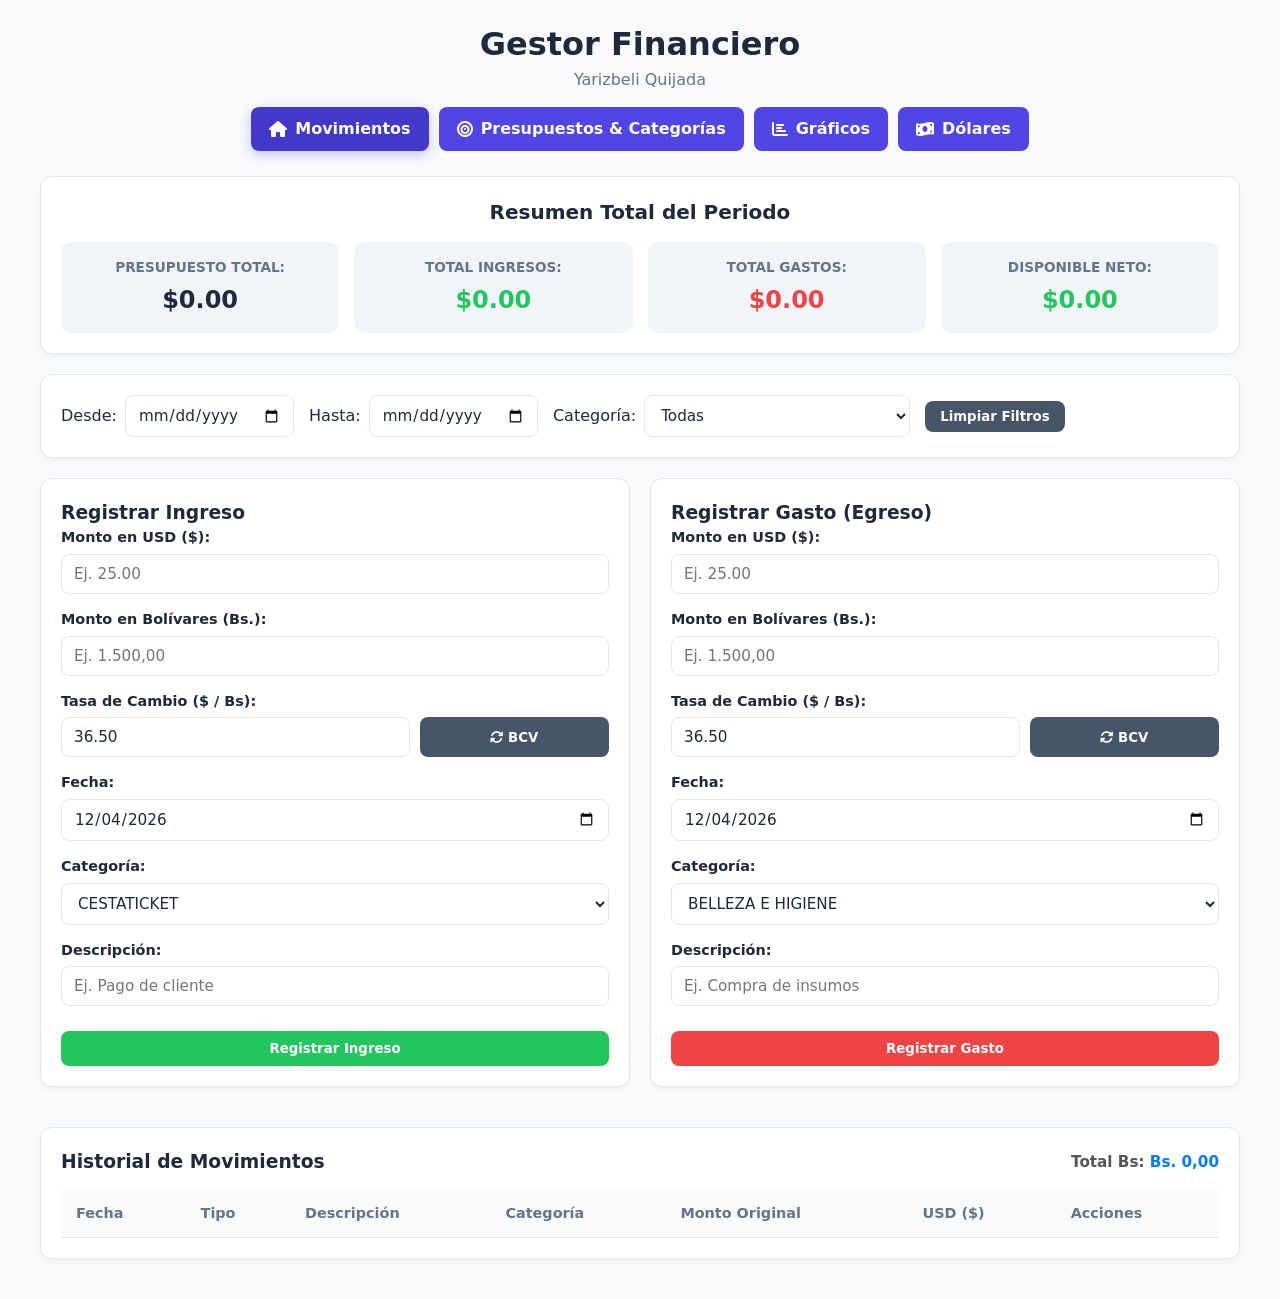
<file: index.html>
<!DOCTYPE html>
<html lang="es">
<head>
    <meta charset="UTF-8">
    <meta name="viewport" content="width=device-width, initial-scale=1.0">
    <title>Gestor Financiero - Movimientos</title>
    <link rel="stylesheet" href="style.css">
    <link rel="stylesheet" href="https://cdnjs.cloudflare.com/ajax/libs/font-awesome/6.4.0/css/all.min.css">
    <style>
        /* Estilo tipo Excel: ajuste de texto automático y ancho controlado */
        .desc-celda {
            max-width: 220px;
            white-space: normal;
            word-break: break-word;
            overflow-wrap: break-word;
            line-height: 1.3;
        }
    </style>
</head>
<body>
    <div class="container">
        <!-- Selector oculto requerido por app.js para sincronizar el mes actual -->
        <input type="month" id="presupuesto-mes-selector" style="display: none;">

        <!-- Título y Subtítulo Fijos -->
        <div style="text-align: center; margin-bottom: 20px;">
            <h1>Gestor Financiero</h1>
            <p>Yarizbeli Quijada</p>
            
            <div class="nav-buttons" style="margin-top: 15px;">
                <a href="index.html" class="btn active"><i class="fas fa-home"></i> Movimientos</a>
                <a href="presupuestos.html" class="btn"><i class="fas fa-bullseye"></i> Presupuestos & Categorías</a>
                <a href="graficos.html" class="btn"><i class="fas fa-chart-bar"></i> Gráficos</a>
                <a href="dolares.html" class="btn"><i class="fas fa-money-bill-wave"></i> Dólares</a>
            </div>
        </div>

        <!-- Resumen Total -->
        <section class="card summary-card">
            <h2>Resumen Total del Periodo</h2>
            <div class="summary-grid">
                <div>
                    <span>Presupuesto Total:</span>
                    <h3 id="lbl-presupuesto-total">$0.00</h3>
                </div>
                <div>
                    <span>Total Ingresos:</span>
                    <h3 id="lbl-ingresos" class="text-green">$0.00</h3>
                </div>
                <div>
                    <span>Total Gastos:</span>
                    <h3 id="lbl-gastos" class="text-red">$0.00</h3>
                </div>
                <div>
                    <span>Disponible Neto:</span>
                    <h3 id="lbl-disponible">$0.00</h3>
                </div>
            </div>
        </section>

        <!-- Filtros por Rango de Fechas y Categoría -->
        <div class="filters-section card" style="display: flex; gap: 15px; align-items: center; flex-wrap: wrap;">
            <div style="display: flex; align-items: center; gap: 8px;">
                <label for="filtro-desde">Desde:</label>
                <input type="date" id="filtro-desde" class="form-control">
            </div>
            <div style="display: flex; align-items: center; gap: 8px;">
                <label for="filtro-hasta">Hasta:</label>
                <input type="date" id="filtro-hasta" class="form-control">
            </div>
            <div style="display: flex; align-items: center; gap: 8px;">
                <label for="filtro-categoria">Categoría:</label>
                <select id="filtro-categoria" class="form-control">
                    <option value="">Todas</option>
                </select>
            </div>
            <button id="btn-quitar-filtro" class="btn-secondary" style="padding: 8px 15px; cursor: pointer;">Limpiar Filtros</button>
        </div>

        <!-- Formularios -->
        <div class="forms-grid">
            <!-- Formulario Ingreso -->
            <form id="form-ingreso" class="card">
                <h3>Registrar Ingreso</h3>
                
                <div class="form-group">
                    <label>Monto en USD ($):</label>
                    <input type="number" step="0.01" id="ingreso-monto-usd" placeholder="Ej. 25.00">
                </div>

                <div class="form-group">
                    <label>Monto en Bolívares (Bs.):</label>
                    <input type="text" id="ingreso-monto-bs" placeholder="Ej. 1.500,00">
                </div>

                <div class="form-group">
                    <label>Tasa de Cambio ($ / Bs):</label>
                    <div style="display: flex; gap: 10px;">
                        <input type="number" step="0.01" id="ingreso-tasa" placeholder="Tasa BCV" style="flex: 2;">
                        <button type="button" id="btn-tasa-ingreso" class="btn-secondary" style="flex: 1;"><i class="fas fa-sync-alt"></i> BCV</button>
                    </div>
                </div>

                <div class="form-group">
                    <label>Fecha:</label>
                    <input type="date" id="ingreso-fecha" required>
                </div>

                <div class="form-group">
                    <label>Categoría:</label>
                    <select id="ingreso-categoria"></select>
                </div>

                <div class="form-group">
                    <label>Descripción:</label>
                    <input type="text" id="ingreso-desc" placeholder="Ej. Pago de cliente" required>
                </div>

                <button type="submit" class="btn bg-green" style="width: 100%; justify-content: center; margin-top: 10px;">Registrar Ingreso</button>
            </form>

            <!-- Formulario Gasto -->
            <form id="form-gasto" class="card">
                <h3>Registrar Gasto (Egreso)</h3>
                
                <div class="form-group">
                    <label>Monto en USD ($):</label>
                    <input type="number" step="0.01" id="gasto-monto-usd" placeholder="Ej. 25.00">
                </div>

                <div class="form-group">
                    <label>Monto en Bolívares (Bs.):</label>
                    <input type="text" id="gasto-monto-bs" placeholder="Ej. 1.500,00">
                </div>

                <div class="form-group">
                    <label>Tasa de Cambio ($ / Bs):</label>
                    <div style="display: flex; gap: 10px;">
                        <input type="number" step="0.01" id="gasto-tasa" placeholder="Tasa BCV" style="flex: 2;">
                        <button type="button" id="btn-tasa-gasto" class="btn-secondary" style="flex: 1;"><i class="fas fa-sync-alt"></i> BCV</button>
                    </div>
                </div>

                <div class="form-group">
                    <label>Fecha:</label>
                    <input type="date" id="gasto-fecha" required>
                </div>

                <div class="form-group">
                    <label>Categoría:</label>
                    <select id="gasto-categoria"></select>
                </div>

                <div class="form-group">
                    <label>Descripción:</label>
                    <input type="text" id="gasto-desc" placeholder="Ej. Compra de insumos" required>
                </div>

                <button type="submit" class="btn bg-red" style="width: 100%; justify-content: center; margin-top: 10px;">Registrar Gasto</button>
            </form>
        </div>

        <!-- Tabla -->
        <section class="card">
            <div style="display: flex; justify-content: space-between; align-items: center; margin-bottom: 15px;">
                <h3 style="margin: 0;">Historial de Movimientos</h3>
                <span style="font-size: 0.95rem; font-weight: 600; color: #555;">
                    Total Bs: <span id="lbl-historial-total-bs" style="color: #007bff;">Bs. 0,00</span>
                </span>
            </div>
            <table>
                <thead>
                    <tr>
                        <th>Fecha</th>
                        <th>Tipo</th>
                        <th>Descripción</th>
                        <th>Categoría</th>
                        <th>Monto Original</th>
                        <th>USD ($)</th>
                        <th>Acciones</th>
                    </tr>
                </thead>
                <tbody id="tabla-movimientos"></tbody>
            </table>
        </section>
    </div>

    <script src="app.js"></script>
</body>
</html>
</file>
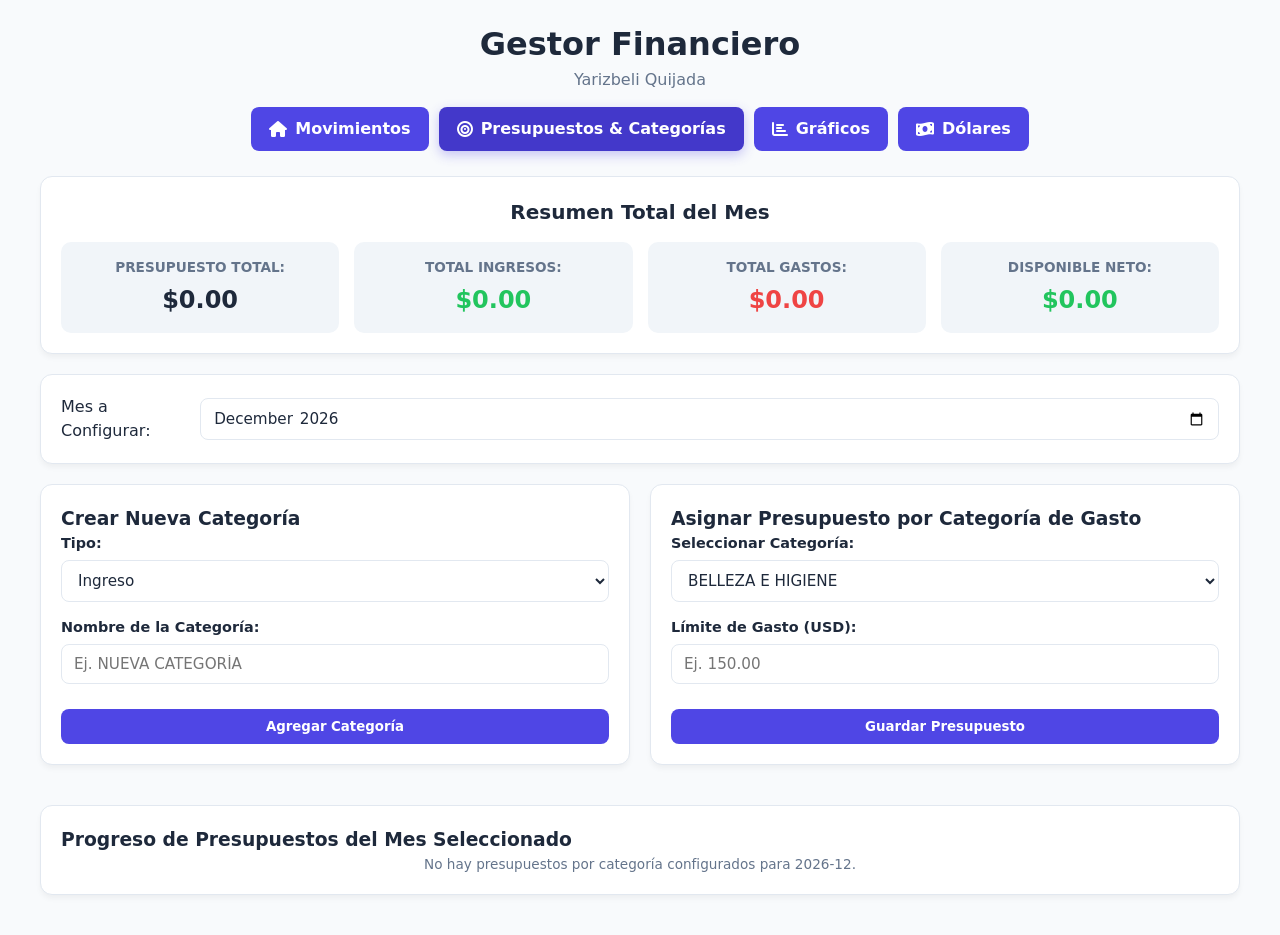
<file: presupuestos.html>
<!DOCTYPE html>
<html lang="es">
<head>
    <meta charset="UTF-8">
    <meta name="viewport" content="width=device-width, initial-scale=1.0">
    <title>Gestor Financiero - Presupuestos y Categorías</title>
    <link rel="stylesheet" href="style.css">
    <link rel="stylesheet" href="https://cdnjs.cloudflare.com/ajax/libs/font-awesome/6.4.0/css/all.min.css">
</head>
<body>
    <div class="container">
        <!-- Título y Subtítulo Fijos -->
        <div style="text-align: center; margin-bottom: 20px;">
            <h1>Gestor Financiero</h1>
            <p>Yarizbeli Quijada</p>
            
            <div class="nav-buttons" style="margin-top: 15px;">
                <a href="index.html" class="btn"><i class="fas fa-home"></i> Movimientos</a>
                <a href="presupuestos.html" class="btn active"><i class="fas fa-bullseye"></i> Presupuestos & Categorías</a>
                <a href="graficos.html" class="btn"><i class="fas fa-chart-bar"></i> Gráficos</a>
                <a href="dolares.html" class="btn"><i class="fas fa-money-bill-wave"></i> Dólares</a>
            </div>
        </div>

        <!-- Resumen Total -->
        <section class="card summary-card">
            <h2>Resumen Total del Mes</h2>
            <div class="summary-grid">
                <div>
                    <span>Presupuesto Total:</span>
                    <h3 id="lbl-presupuesto-total">$0.00</h3>
                </div>
                <div>
                    <span>Total Ingresos:</span>
                    <h3 id="lbl-ingresos" class="text-green">$0.00</h3>
                </div>
                <div>
                    <span>Total Gastos:</span>
                    <h3 id="lbl-gastos" class="text-red">$0.00</h3>
                </div>
                <div>
                    <span>Disponible Neto:</span>
                    <h3 id="lbl-disponible">$0.00</h3>
                </div>
            </div>
        </section>

        <!-- Selector de Mes -->
        <div class="filters-section card">
            <label for="presupuesto-mes-selector">Mes a Configurar:</label>
            <input type="month" id="presupuesto-mes-selector">
        </div>

        <!-- Formularios de Categorías y Presupuesto -->
        <div class="forms-grid">
            <!-- Crear Categoría Nueva -->
            <form id="form-nueva-categoria" class="card">
                <h3>Crear Nueva Categoría</h3>
                <div class="form-group">
                    <label>Tipo:</label>
                    <select id="nueva-cat-tipo">
                        <option value="Ingreso">Ingreso</option>
                        <option value="Gasto">Gasto</option>
                    </select>
                </div>
                <div class="form-group">
                    <label>Nombre de la Categoría:</label>
                    <input type="text" id="nueva-cat-nombre" placeholder="Ej. NUEVA CATEGORÍA" required>
                </div>
                <button type="submit" class="btn" style="width: 100%; justify-content: center; margin-top: 10px;">Agregar Categoría</button>
            </form>

            <!-- Asignar Presupuesto por Categoría -->
            <form id="form-presupuesto" class="card">
                <h3>Asignar Presupuesto por Categoría de Gasto</h3>
                <div class="form-group">
                    <label>Seleccionar Categoría:</label>
                    <select id="presupuesto-categoria"></select>
                </div>
                <div class="form-group">
                    <label>Límite de Gasto (USD):</label>
                    <input type="number" step="0.01" id="presupuesto-monto" placeholder="Ej. 150.00" required>
                </div>
                <button type="submit" class="btn" style="width: 100%; justify-content: center; margin-top: 10px;">Guardar Presupuesto</button>
            </form>
        </div>

        <!-- Progreso y Alertas -->
        <section class="card">
            <h3>Progreso de Presupuestos del Mes Seleccionado</h3>
            <div id="contenedor-progreso-categorias"></div>
        </section>
    </div>

    <script src="app.js"></script>
</body>
</html>
</file>
<file: style.css>
:root {
    --bg-color: #f8fafc;
    --card-bg: #ffffff;
    --text-primary: #1e293b;
    --text-secondary: #64748b;
    --primary: #4f46e5;
    --primary-hover: #4338ca;
    --success: #22c55e;
    --danger: #ef4444;
    --warning: #f59e0b;
    --border-color: #e2e8f0;
}

* {
    box-sizing: border-box;
    margin: 0;
    padding: 0;
    font-family: 'Segoe UI', system-ui, -apple-system, sans-serif;
}

body {
    background-color: var(--bg-color);
    color: var(--text-primary);
    line-height: 1.5;
    padding: 20px;
    min-width: 1250px; /* Obliga a la página a mantener el ancho de PC y permitir scroll horizontal en móviles */
}

.container {
    width: 1200px; /* Ancho fijo de escritorio inalterable */
    margin: 0 auto;
}

/* --- ENCABEZADO --- */
h1, p {
    text-align: center;
    width: 100%;
}

h1 {
    font-size: 2rem;
    font-weight: 700;
    color: var(--text-primary);
}

p {
    color: var(--text-secondary);
    font-weight: 500;
}

.nav-buttons {
    display: flex;
    justify-content: center;
    gap: 10px;
    margin-top: 15px;
    margin-bottom: 25px;
    width: 100%;
}

.btn {
    background-color: var(--primary);
    color: white;
    border: none;
    padding: 10px 18px;
    border-radius: 8px;
    font-weight: 600;
    cursor: pointer;
    text-decoration: none;
    display: inline-flex;
    align-items: center;
    gap: 8px;
    transition: background 0.2s;
}

.btn:hover {
    background-color: var(--primary-hover);
}

.btn.active {
    background-color: #4338ca;
    box-shadow: 0 4px 12px rgba(79, 70, 229, 0.3);
}

.btn-secondary {
    background-color: #475569;
    color: white;
    border: none;
    padding: 8px 14px;
    border-radius: 8px;
    cursor: pointer;
    font-weight: 600;
}

.card {
    background-color: var(--card-bg);
    border-radius: 12px;
    padding: 20px;
    margin-bottom: 20px;
    box-shadow: 0 4px 6px -1px rgba(0, 0, 0, 0.05);
    border: 1px solid var(--border-color);
}

/* --- RESUMEN TOTAL --- */
.summary-card {
    text-align: center;
}

.summary-card h2 {
    font-size: 1.25rem;
    margin-bottom: 15px;
    text-align: center;
}

.summary-grid {
    display: grid;
    grid-template-columns: repeat(4, 1fr); /* Exactamente 4 columnas fijas */
    gap: 15px;
    text-align: center;
    justify-content: center;
}

.summary-grid > div {
    background-color: #f1f5f9;
    padding: 15px;
    border-radius: 10px;
    text-align: center;
}

.summary-grid span {
    font-size: 0.85rem;
    color: var(--text-secondary);
    font-weight: 600;
    text-transform: uppercase;
    display: block;
    text-align: center;
}

.summary-grid h3 {
    font-size: 1.5rem;
    margin-top: 5px;
    text-align: center;
}

.forms-grid {
    display: grid;
    grid-template-columns: 1fr 1fr; /* Exactamente 2 columnas fijas */
    gap: 20px;
    margin-bottom: 20px;
}

.filters-section {
    display: flex;
    align-items: center;
    gap: 15px;
}

.form-group {
    margin-bottom: 15px;
}

.form-group label {
    display: block;
    font-weight: 600;
    font-size: 0.9rem;
    margin-bottom: 5px;
}

input, select {
    width: 100%;
    padding: 10px 12px;
    border: 1px solid var(--border-color);
    border-radius: 8px;
    font-size: 0.95rem;
    outline: none;
    background-color: #fff;
    color: var(--text-primary);
}

/* --- TABLA DE MOVIMIENTOS --- */
.table-container {
    max-height: 550px; 
    overflow-y: auto;
    border-radius: 8px;
    border: 1px solid var(--border-color);
    margin-top: 10px;
}

table {
    width: 100%;
    border-collapse: collapse;
    text-align: left;
    background-color: var(--card-bg);
}

th, td {
    padding: 12px 15px;
    border-bottom: 1px solid var(--border-color);
    white-space: nowrap; /* Impide que las celdas se compriman en pantallas angostas */
}

th {
    background-color: #f8fafc;
    font-weight: 600;
    color: var(--text-secondary);
    font-size: 0.9rem;
    position: sticky;
    top: 0;
    z-index: 10;
}

.text-green { color: var(--success) !important; }
.text-red { color: var(--danger) !important; }
.text-muted { color: var(--text-secondary); font-size: 0.85rem; }

.badge {
    padding: 4px 8px;
    border-radius: 6px;
    font-size: 0.8rem;
    font-weight: 600;
}
.badge.ingreso { background-color: #dcfce7; color: #15803d; }
.badge.gasto { background-color: #fee2e2; color: #b91c1c; }

.progress-item {
    margin-bottom: 20px;
    background: #f8fafc;
    padding: 15px;
    border-radius: 8px;
    border: 1px solid var(--border-color);
}

.progress-info {
    display: flex;
    justify-content: space-between;
    font-size: 0.95rem;
    margin-bottom: 8px;
    font-weight: 600;
}

.progress-bar-container {
    width: 100%;
    background-color: #e2e8f0;
    border-radius: 6px;
    height: 12px;
    overflow: hidden;
}

.progress-bar-fill {
    height: 100%;
    border-radius: 6px;
    transition: width 0.3s ease;
}

.bg-green { background-color: var(--success); }
.bg-red { background-color: var(--danger); }

.toast-alerta {
    position: fixed;
    bottom: 20px;
    right: 20px;
    background-color: #1e293b;
    color: white;
    padding: 12px 20px;
    border-radius: 8px;
    box-shadow: 0 10px 15px -3px rgba(0,0,0,0.2);
    transform: translateY(100px);
    opacity: 0;
    transition: all 0.3s ease;
    z-index: 1000;
    font-weight: 600;
}
.toast-alerta.show { transform: translateY(0); opacity: 1; }
.toast-alerta.success { background-color: var(--success); }
.toast-alerta.info { background-color: var(--primary); }
</file>
